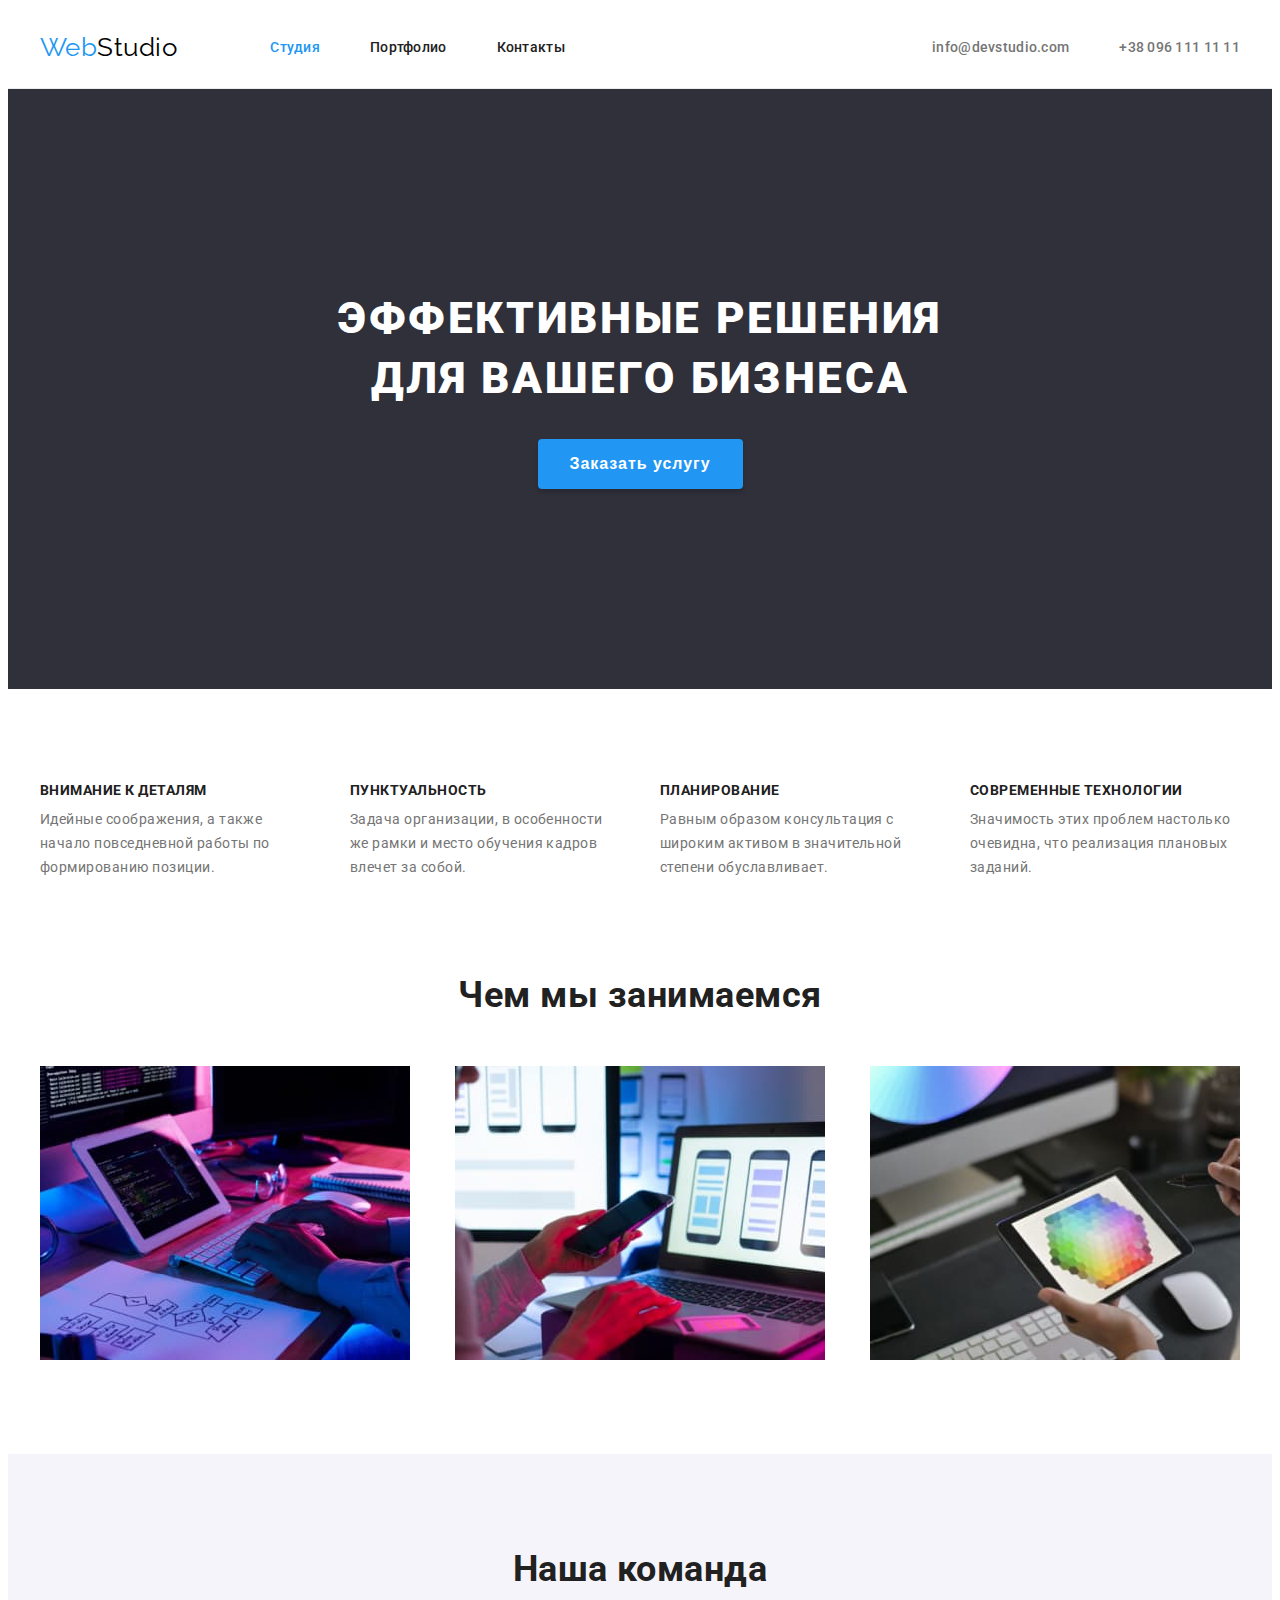
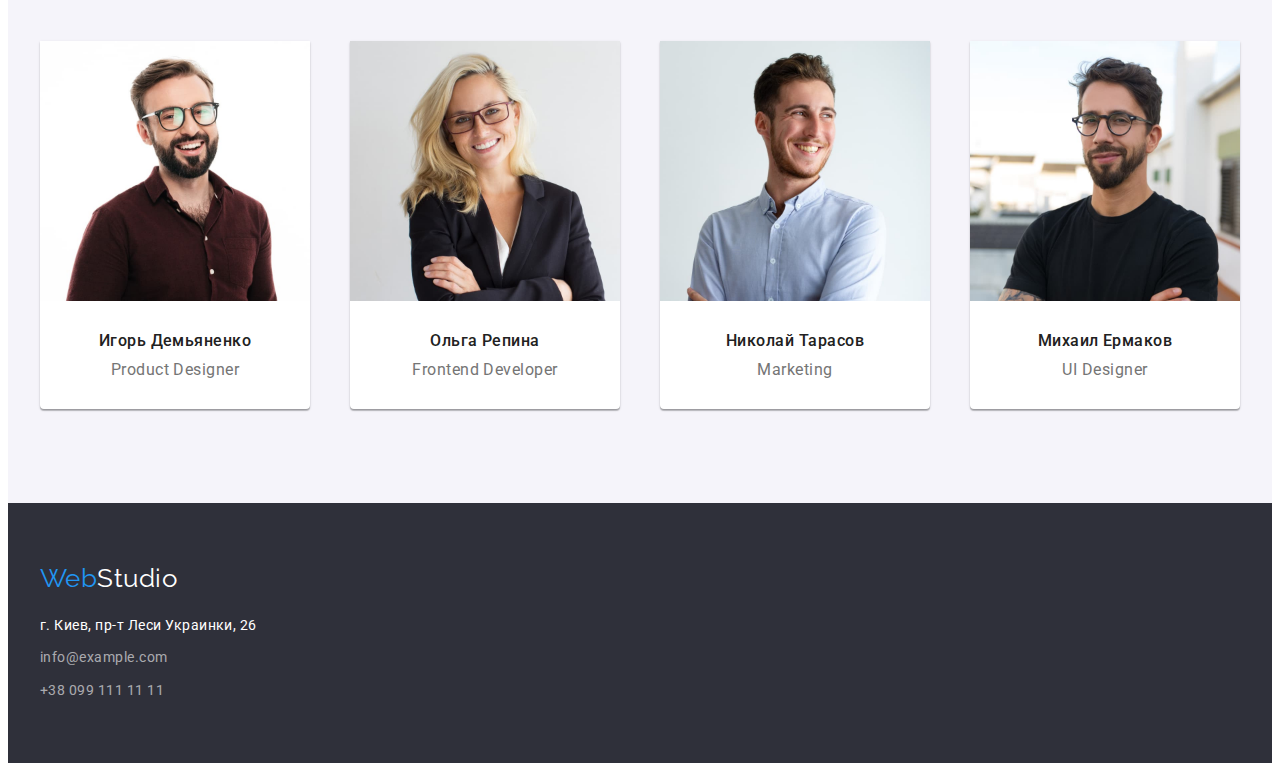
<file: index.html>
<!DOCTYPE html>
<html lang="ru">
<head>
    <meta charset="UTF-8">
    <meta http-equiv="X-UA-Compatible" content="IE=edge">
    <meta name="viewport" content="width=device-width, initial-scale=1.0">
    <title>Web Studio</title>
    <link rel="preconnect" href="https://fonts.googleapis.com">
    <link rel="preconnect" href="https://fonts.gstatic.com" crossorigin>
    <link href="https://fonts.googleapis.com/css2?family=Raleway:wght@700&family=Roboto:wght@400;500;700;900&display=swap"
        rel="stylesheet">
    <link rel="stylesheet" href="https://cdnjs.cloudflare.com/ajax/libs/modern-normalize/1.1.0/modern-normalize.min.css"
        integrity="sha512-wpPYUAdjBVSE4KJnH1VR1HeZfpl1ub8YT/NKx4PuQ5NmX2tKuGu6U/JRp5y+Y8XG2tV+wKQpNHVUX03MfMFn9Q=="
        crossorigin="anonymous" referrerpolicy="no-referrer" />
    <link rel="stylesheet" href="css/style.css">
</head>
<body>
   <!--Шапка-->
    <header class="page-header">
       <div class="container">
            <nav class="nav">
                <a href="./index.html" lang="en" class="logo link">
                    Web<span class="logo top">Studio</span>
                </a>
            
                <ul class="site-nav list">
                    <li class="list-item"><a href="./index.html" class="link current">Студия</a></li>
                    <li class="list-item"><a href="./portfolio.html" class="link">Портфолио</a></li>
                    <li class="list-item"><a href="" class="link">Контакты</a></li>
                </ul>
            </nav>
            
            <ul class="cont-nav list">
                <li class="list-item"><a href="mailto:info@devstudio.com" class="link">info@devstudio.com</a></li>
                <li class="list-item"><a href="tel:+380961111111" class="link">+38 096 111 11 11</a></li>
            </ul>
       </div>
   </header> 

  <main>
    <!--Герой-->
    <section class="section hero">
        <div class="container">
            <h1 class="hero-title">Эффективные решения для вашего бизнеса</h1>
            <button type="button" class="button">Заказать услугу</button>
        </div>
    </section>
    
    
    <!--Наши преимущества-->
    <section class="section">
        <div class="container">
            <h2 hidden>Наши преимущества</h2>
            <ul class="features-list list">
                <li class="list-item">
                    <h3 class="title">Внимание к деталям</h3>
                    <p class="text">Идейные соображения, а также начало повседневной работы по формированию позиции.</p>
                </li>
                <li class="list-item">
                    <h3 class="title">Пунктуальность</h3>
                    <p class="text">Задача организации, в особенности же рамки и место обучения кадров влечет за собой.</p>
                </li>
                <li class="list-item">
                    <h3 class="title">Планирование</h3>
                    <p class="text">Равным образом консультация с широким активом в значительной степени обуславливает.</p>
                </li>
                <li class="list-item">
                    <h3 class="title">Современные технологии</h3>
                    <p class="text">Значимость этих проблем настолько очевидна, что реализация плановых заданий.</p>
                </li>
            </ul>
        </div>
    </section>
    
    <!--Чем мы занимаемся-->
    <section class="section about">
        <div class="container">
            <h2 class="about-title">Чем мы занимаемся</h2>
            <ul class="about-list list">
                <li><img src="./images/sample1.jpg" alt="Десктопные приложения" width="370"></li>
                <li><img src="./images/sample2.jpg" alt="Мобильные приложения" width="370"></li>
                <li><img src="./images/sample3.jpg" alt="Дизайнерские решения" width="370"></li>
            </ul>
        </div>
    </section>
    
    <!--Наша команда-->
    <section class="section team">
        <div class="container">
            <h2 class="team-title">Наша команда</h2>
            <ul class="team-list list">
                <li>
                    <div class="team-member"> 
                        <img src="./images/productdesigner.jpg" alt="Продакт дизайнер Игорь Демьяненко" width="270">
                        <h3 class="title">Игорь Демьяненко</h3>
                        <p lang="en" class="text">Product Designer</p>
                    </div>
                </li>
                <li>
                    <div class="team-member">
                        <img src="./images/frontenddeveloper.jpg" alt="Фронт-энд разработчик Ольга Репина" width="270">
                        <h3 class="title">Ольга Репина</h3>
                        <p lang="en" class="text">Frontend Developer</p>
                    </div>
                </li>
                <li>
                    <div class="team-member">
                        <img src="./images/marketing.jpg" alt="Маркетолог Николай Тарасов" width="270">
                        <h3 class="title">Николай Тарасов</h3>
                        <p lang="en" class="text">Marketing</p>
                    </div>
                </li>
                <li>
                    <div class="team-member">
                        <img src="./images/uidesigner.jpg" alt="UI дизайнер Михаил Ермаков" width="270">
                        <h3 class="title">Михаил Ермаков</h3>
                        <p lang="en" class="text">UI Designer</p>
                    </div>
                </li>
            </ul>
        </div>
    </section>
  </main>

   <!--Футер-->
   <footer class="page-footer">
       <div class="container">
            <a href="./index.html" lang="en" class="logo link">Web<span class="logo bottom">Studio</span></a>
            <address>
                <ul class="contacts-list list">
                    <li class="list-item"><a href="" class="link map">г. Киев, пр-т Леси Украинки, 26</a></li>
                    <li class="list-item"><a href="mailto:info@example.com" class="link">info@example.com</a></li>
                    <li class="list-item"><a href="tel:+380991111111" class="link">+38 099 111 11 11</a></li>
                </ul>
            </address>
       </div>
   </footer>
</body>
</html>
</file>
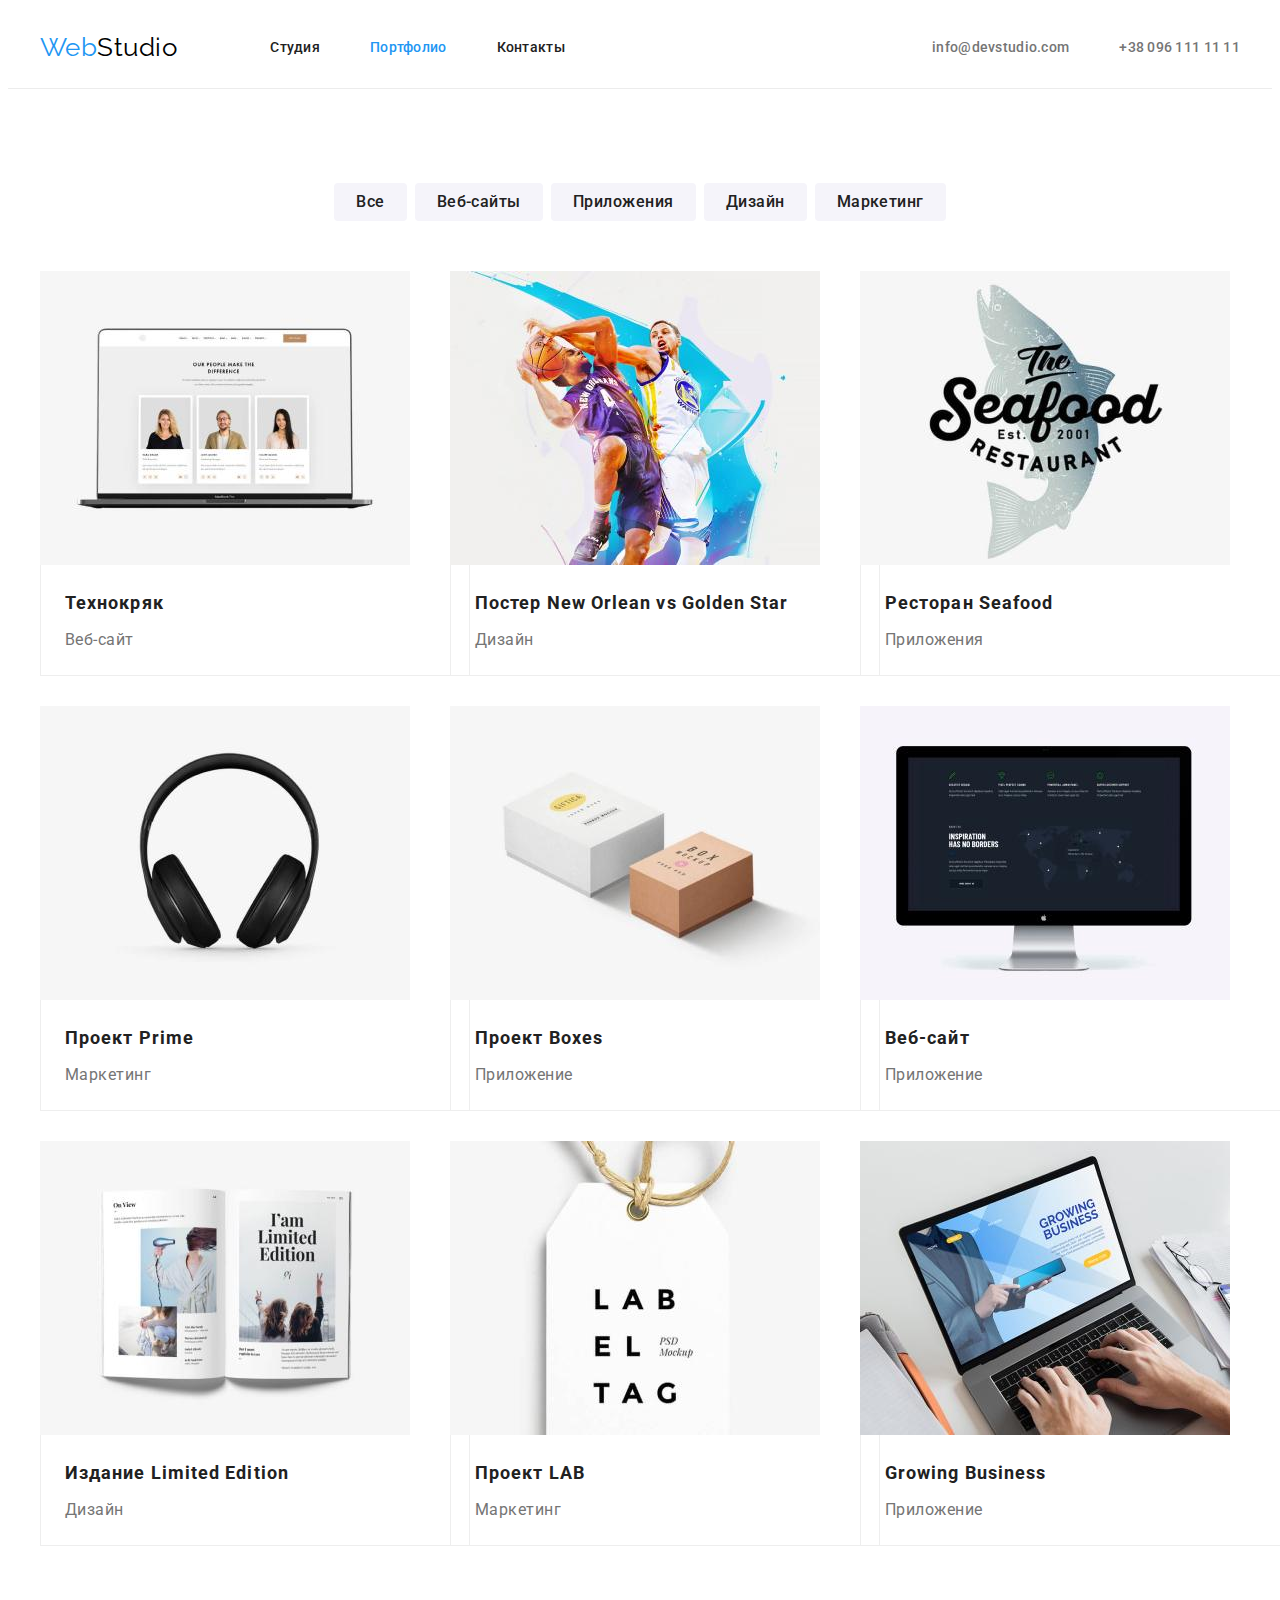
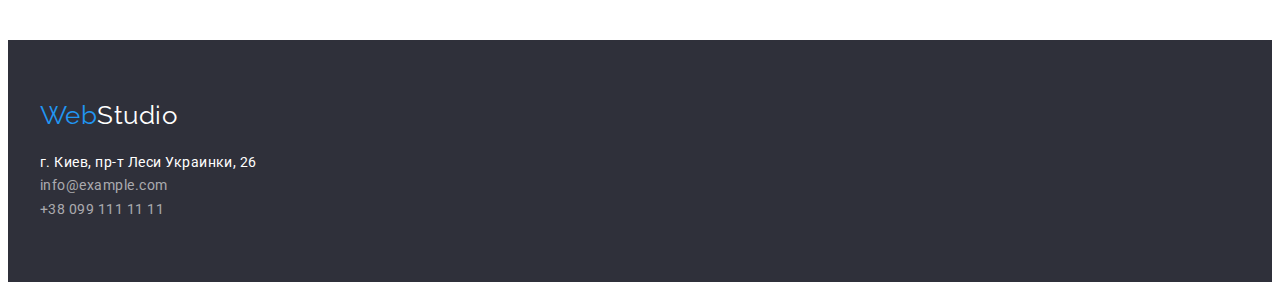
<file: portfolio.html>
<!DOCTYPE html>
<html lang="ru">

<head>
    <meta charset="UTF-8">
    <meta http-equiv="X-UA-Compatible" content="IE=edge">
    <meta name="viewport" content="width=device-width, initial-scale=1.0">
    <title>Web Studio</title>
    <link rel="preconnect" href="https://fonts.gstatic.com" crossorigin>
    <link href="https://fonts.googleapis.com/css2?family=Raleway:wght@700&family=Roboto:wght@400;500;700;900&display=swap"
        rel="stylesheet">
    <link rel="stylesheet" href="https://cdnjs.cloudflare.com/ajax/libs/modern-normalize/1.1.0/modern-normalize.min.css"
        integrity="sha512-wpPYUAdjBVSE4KJnH1VR1HeZfpl1ub8YT/NKx4PuQ5NmX2tKuGu6U/JRp5y+Y8XG2tV+wKQpNHVUX03MfMFn9Q=="
        crossorigin="anonymous" referrerpolicy="no-referrer" />
    <link rel="stylesheet" href="css/style.css">
</head>

<body>
    <!--Шапка-->
    <header class="page-header">
        <div class="container">
            <nav class="nav">
                <a href="./index.html" lang="en" class="logo link">
                    Web<span class="logo top">Studio</span>
                </a>
            
                <ul class="site-nav list">
                    <li class="list-item"><a href="./index.html" class="link">Студия</a></li>
                    <li class="list-item"><a href="./portfolio.html" class="link current">Портфолио</a></li>
                    <li class="list-item"><a href="" class="link">Контакты</a></li>
                </ul>
            </nav>
            
            <ul class="cont-nav list">
                <li class="list-item"><a href="mailto:info@devstudio.com" class="link">info@devstudio.com</a></li>
                <li class="list-item"><a href="tel:+380961111111" class="link">+38 096 111 11 11</a></li>
            </ul>
        </div>
    </header>
    <!-- Портфолио -->
    <main>
        <section class="section">
            <div class="container">
                <h1 hidden>Портфолио</h1>
                <ul class="filter list">
                    <li class="list-item"><button type="button" class="filter-selection">Все</button></li>
                    <li class="list-item"><button type="button" class="filter-selection">Веб-сайты</button></li>
                    <li class="list-item"><button type="button" class="filter-selection">Приложения</button></li>
                    <li class="list-item"><button type="button" class="filter-selection">Дизайн</button></li>
                    <li class="list-item"><button type="button" class="filter-selection">Маркетинг</button></li>
                </ul>
                <ul class="portfolio list">
                    <li class="list-item">
                        <a href="" class="link">
                            <img src="./images/portfolio-img-1.jpg" alt="Сайт Технокряк на макбуке" width="370">
                            <div class="portfolio-container">
                                <h2 class="portfolio-title">Технокряк</h2>
                                <p class="portfolio-type">Веб-сайт</p>
                            </div>
                        </a>
                    </li>
                    <li class="list-item">
                        <a href="" class="link">
                            <img src="./images/portfolio-img-2.jpg" alt="Постер New Orlean vs Golden Star" width="370">
                            <div class="portfolio-container">
                                <h2 class="portfolio-title">Постер New Orlean vs Golden Star</h2>
                                <p class="portfolio-type">Дизайн</p>
                            </div>
            
                        </a>
                    </li>
                    <li class="list-item">
                        <a href="" class="link">
                            <img src="./images/portfolio-img-3.jpg" alt="Лого ресторана Seafood" width="370">
                            <div class="portfolio-container">
                                <h2 class="portfolio-title">Ресторан Seafood</h2>
                                <p class="portfolio-type">Приложения</p>
                            </div>
                        </a>
                    </li>
                    <li class="list-item">
                        <a href="" class="link">
                            <img src="./images/portfolio-img-4.jpg" alt="Лого проекта Prime" width="370">
                            <div class="portfolio-container">
                                <h2 class="portfolio-title">Проект Prime</h2>
                                <p class="portfolio-type">Маркетинг</p>
                            </div>
                        </a>
                    </li>
                    <li class="list-item">
                        <a href="" class="link">
                            <img src="./images/portfolio-img-5.jpg" alt="Лого проекта Boxes" width="370">
                            <div class="portfolio-container">
                                <h2 class="portfolio-title">Проект Boxes</h2>
                                <p class="portfolio-type">Приложение</p>
                            </div>
                        </a>
                    </li>
                    <li class="list-item">
                        <a href="" class="link">
                            <img src="./images/portfolio-img-6.jpg" alt="Веб-сайт Inspiration has no Borders на маке" width="370">
                            <div class="portfolio-container">
                                <h2 class="portfolio-title">Веб-сайт</h2>
                                <p class="portfolio-type">Приложение</p>
                            </div>
                        </a>
                    </li>
                    <li class="list-item">
                        <a href="" class="link">
                            <img src="./images/portfolio-img-7.jpg" alt="Издание Limited Edition" width="370">
                            <div class="portfolio-container">
                                <h2 class="portfolio-title">Издание Limited Edition</h2>
                                <p class="portfolio-type">Дизайн</p>
                            </div>
                        </a>
                    </li>
                    <li class="list-item">
                        <a href="" class="link">
                            <img src="./images/portfolio-img-8.jpg" alt="Лого проекта LAB" width="370">
                            <div class="portfolio-container">
                                <h2 class="portfolio-title">Проект LAB</h2>
                                <p class="portfolio-type">Маркетинг</p>
                            </div>
                        </a>
                    </li>
                    <li class="list-item">
                        <a href="" class="link">
                            <img src="./images/portfolio-img-9.jpg" alt="Приложения Growing Business на макбуке" width="370">
                            <div class="portfolio-container">
                                <h2 class="portfolio-title">Growing Business</h2>
                                <p class="portfolio-type">Приложение</p>
                            </div>
                        </a>
                    </li>
                </ul>
            </div>
        </section>
    </main>

    <!--Футер-->
    <footer class="page-footer">
        <div class="container">
            <a href="./index.html" lang="en" class="logo link">Web<span class="logo bottom">Studio</span></a>
            <address>
                <ul class="contacts-list list">
                    <li><a href="" class="link map">г. Киев, пр-т Леси Украинки, 26</a></li>
                    <li><a href="mailto:info@example.com" class="link">info@example.com</a></li>
                    <li><a href="tel:+380991111111" class="link">+38 099 111 11 11</a></li>
                </ul>
            </address>
        </div>
    </footer>
</body>

</html>
</file>
<file: css/style.css>
:root {
  --primary-text-color: #757575;
  --title-text-color: #212121;
  --accent-color: #2196f3;
  --primary-white-color: #ffffff;
  --secondary-background-color: #f5f4fa;
  --footer-background-color: #2f303a;
  --logo-color: #000000;
  --secondary-white-color: rgba(255, 255, 255, 0.6);
  --header-border: #ececec;
  --hero-button-shadow: rgba(0, 0, 0, 0.15);
  --hero-button-hover: #188ce8;
  --portfolio-border: #eeeeee;
  --portfolio-gap: 30px;
}

body {
  background-color: var(--primary-white-color);
  color: var(--primary-text-color);
  font-family: 'Roboto', sans-serif;
  letter-spacing: 0.03em;
}

h1,
h2,
h3,
h4,
h5,
h6,
p {
  margin: 0;
}

ul {
  margin: 0;
  padding-left: 0;
}

.link {
  text-decoration: none;
}

.container {
  width: 1200px;
  padding-left: 15px;
  padding-right: 15px;
  margin: auto;
}

.section {
  padding-top: 94px;
  padding-bottom: 94px;
}

.list {
  list-style: none;
}

/* Лого */

.logo {
  font-family: 'Raleway', sans-serif;
  color: var(--accent-color);
  font-size: 26px;
  line-height: 1.19;
}

.logo.top {
  color: var(--logo-color);
}

.logo.bottom {
  color: var(--primary-white-color);
}

/* Навигация */

.page-header .container,
.nav,
.site-nav,
.cont-nav {
  display: flex;
}

.page-header {
  border-bottom: 1px solid var(--header-border);
}

.nav > .logo {
  display: block;
  margin-right: 93px;
  padding-top: 24px;
  padding-bottom: 25px;
}

.site-nav .list-item:not(:last-child),
.cont-nav .list-item:not(:last-child) {
  margin-right: 50px;
}

.cont-nav {
  margin-left: auto;
}

.site-nav .link,
.cont-nav .link {
  display: block;
  padding-bottom: 32px;
  padding-top: 32px;

  font-weight: 500;
  font-size: 14px;
  line-height: 1.14;
  letter-spacing: 0.02em;
  color: var(--title-text-color);
}

.cont-nav .link {
  color: var(--primary-text-color);
}

.site-nav .link:hover,
.site-nav .link:focus,
.link.current,
.cont-nav .link:focus,
.cont-nav .link:hover,
.contacts-list .link:hover,
.contacts-list .link:focus {
  color: var(--accent-color);
}

/* Футер */

.page-footer {
  padding-top: 60px;
  padding-bottom: 60px;
  background-color: var(--footer-background-color);
}
.page-footer .logo.link {
  display: block;
  margin-bottom: 20px;
}

.contacts-list .list-item:not(:last-child) {
  margin-bottom: 9px;
}

.contacts-list .link {
  font-style: normal;
  font-size: 14px;
  line-height: 1.71;
  color: var(--secondary-white-color);
}

.link.map {
  color: var(--primary-white-color);
}

/* Герой */

.hero {
  background-color: var(--footer-background-color);
  text-align: center;
  padding-top: 200px;
  padding-bottom: 200px;
}

.hero-title {
  width: 696px;
  margin: auto auto 30px auto;
  font-weight: 900;
  font-size: 44px;
  line-height: 1.36;
  text-align: center;
  letter-spacing: 0.06em;
  text-transform: uppercase;
  color: var(--primary-white-color);
}

.hero .button {
  min-width: 200px;
  padding: 10px 32px;

  font-weight: 700;
  font-size: 16px;
  line-height: 1.87;
  text-align: center;
  letter-spacing: 0.06em;
  color: var(--primary-white-color);
  background-color: var(--accent-color);
  cursor: pointer;
  border: none;
  box-shadow: 0px 4px 4px var(--hero-button-shadow);
  border-radius: 4px;
}

.hero .button:hover,
.hero .button:focus {
  background-color: var(--hero-button-hover);
}

/* Наши преимущества */

.features-list {
  display: flex;
  justify-content: space-between;
}

.features-list .list-item {
  width: 270px;
}

.features-list .title {
  margin-bottom: 10px;
  font-weight: 700;
  font-size: 14px;
  line-height: 1.14;
  text-transform: uppercase;
  color: var(--title-text-color);
}

.features-list .text {
  font-size: 14px;
  line-height: 1.71;
}

/* Чем мы занимаемся */

.about {
  padding-top: 0;
}

.about-list {
  display: flex;
  justify-content: space-between;
}

.about-list img {
  display: block;
}

.about-title,
.team-title {
  margin-bottom: 50px;
  font-weight: 700;
  font-size: 36px;
  line-height: 1.17;
  text-align: center;
  color: var(--title-text-color);
}

/* Наша команда */

.team {
  background-color: var(--secondary-background-color);
}

.team-list {
  display: flex;
  justify-content: space-between;
}

.team-member {
  background-color: var(--primary-white-color);
  box-shadow: 0px 1px 3px rgba(0, 0, 0, 0.12), 0px 1px 1px rgba(0, 0, 0, 0.14),
    0px 2px 1px rgba(0, 0, 0, 0.2);
  border-radius: 0px 0px 4px 4px;
}

.team-member img {
  display: block;
  margin-bottom: 30px;
}

.team-list .title {
  margin-bottom: 10px;

  font-weight: 500;
  font-size: 16px;
  line-height: 1.19;
  text-align: center;
  color: var(--title-text-color);
}

.team-list .text {
  padding-bottom: 30px;

  font-size: 16px;
  line-height: 1.19;
  text-align: center;
}

/* Портфолио */

.filter {
  display: flex;
  justify-content: center;
  padding-bottom: 50px;
}

.filter .list-item:not(:last-child) {
  margin-right: 8px;
}
.filter-selection {
  padding: 6px 22px;
  font-family: 'Roboto', sans-serif;
  font-style: normal;
  font-weight: 500;
  font-size: 16px;
  line-height: 1.62;
  text-align: center;
  color: var(--title-text-color);
  background-color: var(--secondary-background-color);
  letter-spacing: 0.03em;
  cursor: pointer;
  border: none;
  border-radius: 4px;
}

.filter-selection:focus,
.filter-selection:hover {
  color: var(--primary-white-color);
  background-color: var(--accent-color);
  box-shadow: 0px 3px 1px rgba(0, 0, 0, 0.1), 0px 1px 2px rgba(0, 0, 0, 0.08),
    0px 2px 2px rgba(0, 0, 0, 0.12);
}

.portfolio {
  display: flex;
  flex-wrap: wrap;
  margin-top: calc(-1 * var(--portfolio-gap));
  margin-left: calc(-1 * var(--portfolio-gap));
}

.portfolio .list-item {
  flex-basis: calc(100% / 3 - 30px);
  margin-top: var(--portfolio-gap);
  margin-left: var(--portfolio-gap);
}

.portfolio .link > img {
  display: block;
}

.portfolio-container {
  width: 100%;
  padding: 20px 24px;
  border: 1px solid var(--portfolio-border);
  border-top: none;
}

.portfolio-title {
  margin-bottom: 4px;
  font-weight: 700;
  font-size: 18px;
  line-height: 2;
  letter-spacing: 0.06em;
  color: var(--title-text-color);
}

.portfolio-type {
  font-size: 16px;
  line-height: 1.87;
  color: var(--primary-text-color);
}
</file>
